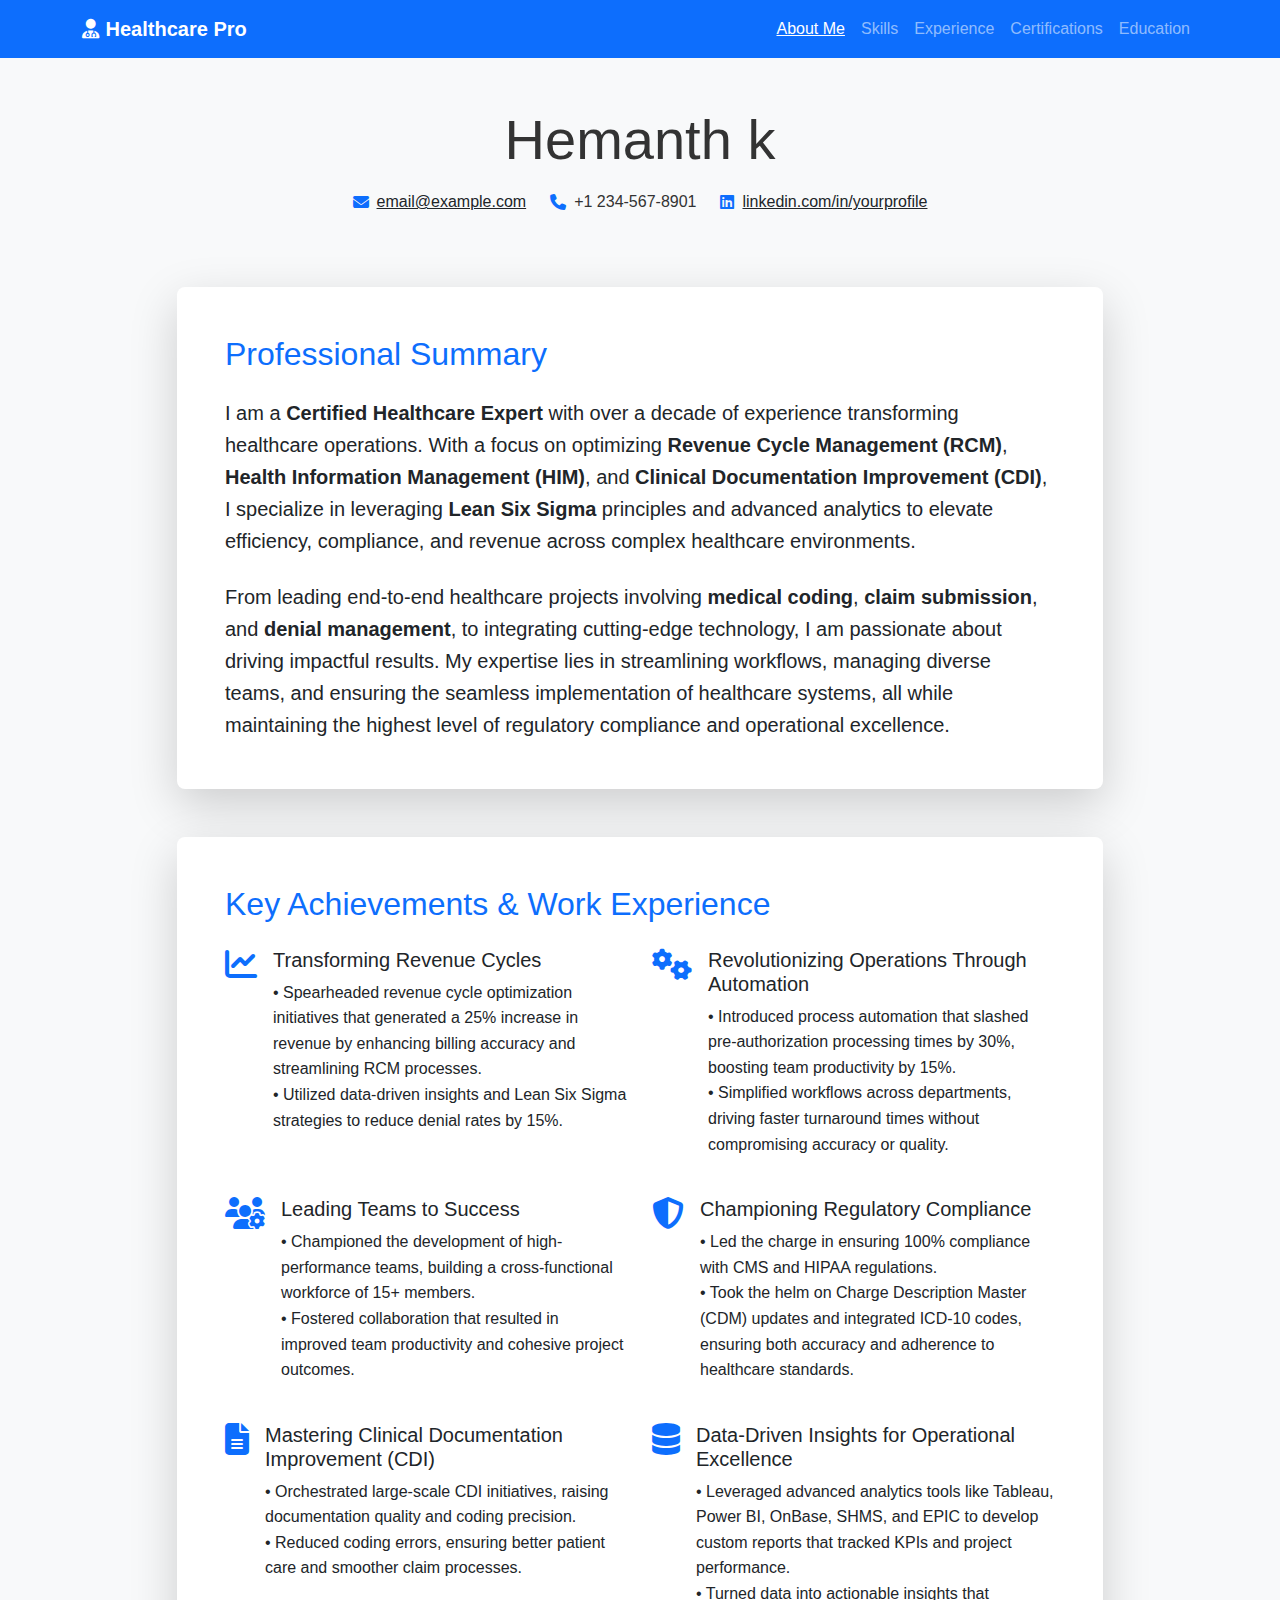
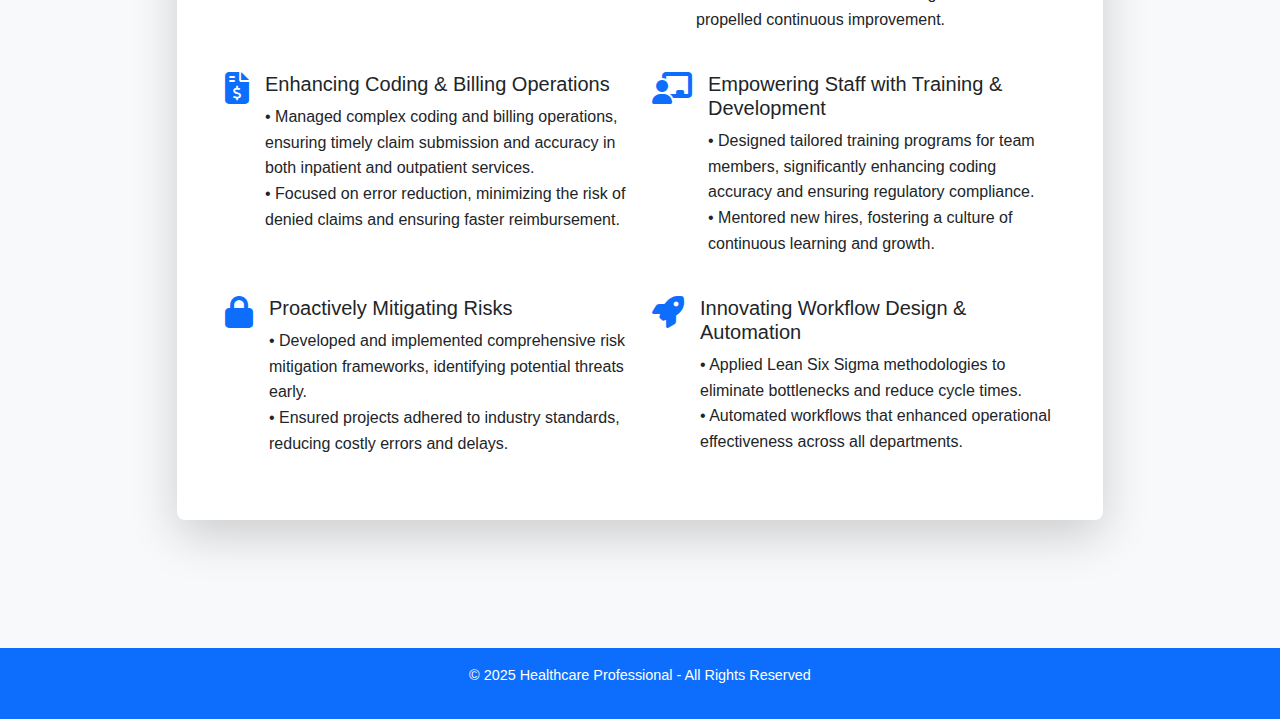
<file: index.html>
<!DOCTYPE html>
  <html lang="en">
  <head>
    <meta charset="UTF-8" />
    <meta name="viewport" content="width=device-width, initial-scale=1" />
    <title>About Me - Healthcare Professional</title>
    <!-- Bootstrap CSS-->
    <link href="https://cdn.jsdelivr.net/npm/bootstrap@5.3.0/dist/css/bootstrap.min.css" rel="stylesheet" />
    <!-- Font Awesome -->
    <link rel="stylesheet" href="https://cdnjs.cloudflare.com/ajax/libs/font-awesome/6.4.0/css/all.min.css" />
    <!-- Custom CSS -->
    <link rel="stylesheet" href="styles.css" />
  </head>
  <body>
    <!-- Navbar -->
    <nav class="navbar navbar-expand-lg navbar-dark bg-primary sticky-top">
      <div class="container">
        <a class="navbar-brand" href="index.html"><i class="fas fa-user-md"></i> Healthcare Pro</a>
        <button class="navbar-toggler" type="button" data-bs-toggle="collapse" data-bs-target="#navbarNav" 
                aria-controls="navbarNav" aria-expanded="false" aria-label="Toggle navigation">
          <span class="navbar-toggler-icon"></span>
        </button>
        <div class="collapse navbar-collapse justify-content-end" id="navbarNav">
          <ul class="navbar-nav">
            <li class="nav-item"><a class="nav-link active" href="index.html">About Me</a></li>
            <li class="nav-item"><a class="nav-link" href="skills.html">Skills</a></li>
            <li class="nav-item"><a class="nav-link" href="experience.html">Experience</a></li>
            <li class="nav-item"><a class="nav-link" href="certifications.html">Certifications</a></li>
            <li class="nav-item"><a class="nav-link" href="education.html">Education</a></li>
          </ul>
        </div>
      </div>
    </nav> 
  
    <!-- Main Content -->
    <main class="container my-5">
      <!-- Header Section -->
      <div class="row justify-content-center mb-5">
        <div class="col-lg-10 text-center">
          <div class="mb-4">
            <h1 class="display-4 mb-3">Hemanth k</h1>
            <div class="d-flex flex-wrap justify-content-center gap-4">
              <div class="d-flex align-items-center">
                <i class="fas fa-envelope me-2 text-primary"></i>
                <a href="mailto:email@example.com" class="text-dark">email@example.com</a>
              </div>
              <div class="d-flex align-items-center">
                <i class="fas fa-phone me-2 text-primary"></i>
                <span>+1 234-567-8901</span>
              </div>
              <div class="d-flex align-items-center">
                <i class="fab fa-linkedin me-2 text-primary"></i>
                <a href="https://www.linkedin.com/in/yourprofile" target="_blank" class="text-dark">linkedin.com/in/yourprofile</a>
              </div>
            </div>
          </div>
        </div>
      </div>
  
      <!-- Professional Summary Section -->
      <div class="row justify-content-center">
        <div class="col-lg-10">
          <div class="card border-0 shadow-lg">
            <div class="card-body p-5">
              <h2 class="mb-4 text-primary">Professional Summary</h2>
              <div class="lead">
                <p class="mb-4">
                    I am a <strong>Certified Healthcare Expert</strong> with over a decade of experience transforming healthcare operations. With a focus on optimizing <strong>Revenue Cycle Management (RCM)</strong>, <strong>Health Information Management (HIM)</strong>, and <strong>Clinical Documentation Improvement (CDI)</strong>, I specialize in leveraging <strong>Lean Six Sigma</strong> principles and advanced analytics to elevate efficiency, compliance, and revenue across complex healthcare environments.
                  </p>
                  <p class="mb-0">
                    From leading end-to-end healthcare projects involving <strong>medical coding</strong>, <strong>claim submission</strong>, and <strong>denial management</strong>, to integrating cutting-edge technology, I am passionate about driving impactful results. My expertise lies in streamlining workflows, managing diverse teams, and ensuring the seamless implementation of healthcare systems, all while maintaining the highest level of regulatory compliance and operational excellence.
                  </p>
                  
              </div>
            </div>
          </div>
        </div>
      </div>
  
      <!-- Key Achievements & Work Experience Section -->
      <div class="row justify-content-center mt-5">
        <div class="col-lg-10">
          <div class="card border-0 shadow-lg mb-5">
            <div class="card-body p-5">
              <h2 class="mb-4 text-primary">Key Achievements & Work Experience</h2>
              <div class="row g-4">
                <!-- Achievement 1 -->
                <div class="col-md-6">
                  <div class="d-flex">
                    <div class="me-3 text-primary">
                      <i class="fas fa-chart-line fa-2x"></i>
                    </div>
                    <div>
                      <h5>Transforming Revenue Cycles</h5>
                      <ul class="list-unstyled">
                        <li>• Spearheaded revenue cycle optimization initiatives that generated a 25% increase in revenue by enhancing billing accuracy and streamlining RCM processes.</li>
                        <li>• Utilized data-driven insights and Lean Six Sigma strategies to reduce denial rates by 15%.</li>
                      </ul>
                    </div>
                  </div>
                </div>
  
                <!-- Achievement 2 -->
                <div class="col-md-6">
                  <div class="d-flex">
                    <div class="me-3 text-primary">
                      <i class="fas fa-cogs fa-2x"></i>
                    </div>
                    <div>
                      <h5>Revolutionizing Operations Through Automation</h5>
                      <ul class="list-unstyled">
                        <li>• Introduced process automation that slashed pre-authorization processing times by 30%, boosting team productivity by 15%.</li>
                        <li>• Simplified workflows across departments, driving faster turnaround times without compromising accuracy or quality.</li>
                      </ul>
                    </div>
                  </div>
                </div>
  
                <!-- Achievement 3 -->
                <div class="col-md-6">
                  <div class="d-flex">
                    <div class="me-3 text-primary">
                      <i class="fas fa-users-cog fa-2x"></i>
                    </div>
                    <div>
                      <h5>Leading Teams to Success</h5>
                      <ul class="list-unstyled">
                        <li>• Championed the development of high-performance teams, building a cross-functional workforce of 15+ members.</li>
                        <li>• Fostered collaboration that resulted in improved team productivity and cohesive project outcomes.</li>
                      </ul>
                    </div>
                  </div>
                </div>
  
                <!-- Achievement 4 -->
                <div class="col-md-6">
                  <div class="d-flex">
                    <div class="me-3 text-primary">
                      <i class="fas fa-shield-alt fa-2x"></i>
                    </div>
                    <div>
                      <h5>Championing Regulatory Compliance</h5>
                      <ul class="list-unstyled">
                        <li>• Led the charge in ensuring 100% compliance with CMS and HIPAA regulations.</li>
                        <li>• Took the helm on Charge Description Master (CDM) updates and integrated ICD-10 codes, ensuring both accuracy and adherence to healthcare standards.</li>
                      </ul>
                    </div>
                  </div>
                </div>
  
                <!-- Achievement 5 -->
                <div class="col-md-6">
                  <div class="d-flex">
                    <div class="me-3 text-primary">
                      <i class="fas fa-file-alt fa-2x"></i>
                    </div>
                    <div>
                      <h5>Mastering Clinical Documentation Improvement (CDI)</h5>
                      <ul class="list-unstyled">
                        <li>• Orchestrated large-scale CDI initiatives, raising documentation quality and coding precision.</li>
                        <li>• Reduced coding errors, ensuring better patient care and smoother claim processes.</li>
                      </ul>
                    </div>
                  </div>
                </div>
  
                <!-- Achievement 6 -->
                <div class="col-md-6">
                  <div class="d-flex">
                    <div class="me-3 text-primary">
                      <i class="fas fa-database fa-2x"></i>
                    </div>
                    <div>
                      <h5>Data-Driven Insights for Operational Excellence</h5>
                      <ul class="list-unstyled">
                        <li>• Leveraged advanced analytics tools like Tableau, Power BI, OnBase, SHMS, and EPIC to develop custom reports that tracked KPIs and project performance.</li>
                        <li>• Turned data into actionable insights that propelled continuous improvement.</li>
                      </ul>
                    </div>
                  </div>
                </div>
  
                <!-- Achievement 7 -->
                <div class="col-md-6">
                  <div class="d-flex">
                    <div class="me-3 text-primary">
                      <i class="fas fa-file-invoice-dollar fa-2x"></i>
                    </div>
                    <div>
                      <h5>Enhancing Coding & Billing Operations</h5>
                      <ul class="list-unstyled">
                        <li>• Managed complex coding and billing operations, ensuring timely claim submission and accuracy in both inpatient and outpatient services.</li>
                        <li>• Focused on error reduction, minimizing the risk of denied claims and ensuring faster reimbursement.</li>
                      </ul>
                    </div>
                  </div>
                </div>
  
                <!-- Achievement 8 -->
                <div class="col-md-6">
                  <div class="d-flex">
                    <div class="me-3 text-primary">
                      <i class="fas fa-chalkboard-teacher fa-2x"></i>
                    </div>
                    <div>
                      <h5>Empowering Staff with Training & Development</h5>
                      <ul class="list-unstyled">
                        <li>• Designed tailored training programs for team members, significantly enhancing coding accuracy and ensuring regulatory compliance.</li>
                        <li>• Mentored new hires, fostering a culture of continuous learning and growth.</li>
                      </ul>
                    </div>
                  </div>
                </div>
  
                <!-- Achievement 9 -->
                <div class="col-md-6">
                  <div class="d-flex">
                    <div class="me-3 text-primary">
                      <i class="fas fa-lock fa-2x"></i>
                    </div>
                    <div>
                      <h5>Proactively Mitigating Risks</h5>
                      <ul class="list-unstyled">
                        <li>• Developed and implemented comprehensive risk mitigation frameworks, identifying potential threats early.</li>
                        <li>• Ensured projects adhered to industry standards, reducing costly errors and delays.</li>
                      </ul>
                    </div>
                  </div>
                </div>
  
                <!-- Achievement 10 -->
                <div class="col-md-6">
                  <div class="d-flex">
                    <div class="me-3 text-primary">
                      <i class="fas fa-rocket fa-2x"></i>
                    </div>
                    <div>
                      <h5>Innovating Workflow Design & Automation</h5>
                      <ul class="list-unstyled">
                        <li>• Applied Lean Six Sigma methodologies to eliminate bottlenecks and reduce cycle times.</li>
                        <li>• Automated workflows that enhanced operational effectiveness across all departments.</li>
                      </ul>
                    </div>
                  </div>
                </div>
  
              </div>
            </div>
          </div>
        </div>
      </div>
    </main>
  
    <!-- Footer -->
    <footer class="bg-primary text-white text-center py-3">
      <p>© 2025 Healthcare Professional - All Rights Reserved</p>
    </footer>
  
    <!-- Bootstrap JS & Popper -->
    <script src="https://cdn.jsdelivr.net/npm/bootstrap@5.3.0/dist/js/bootstrap.bundle.min.js"></script>
  </body>
  </html>
</file>
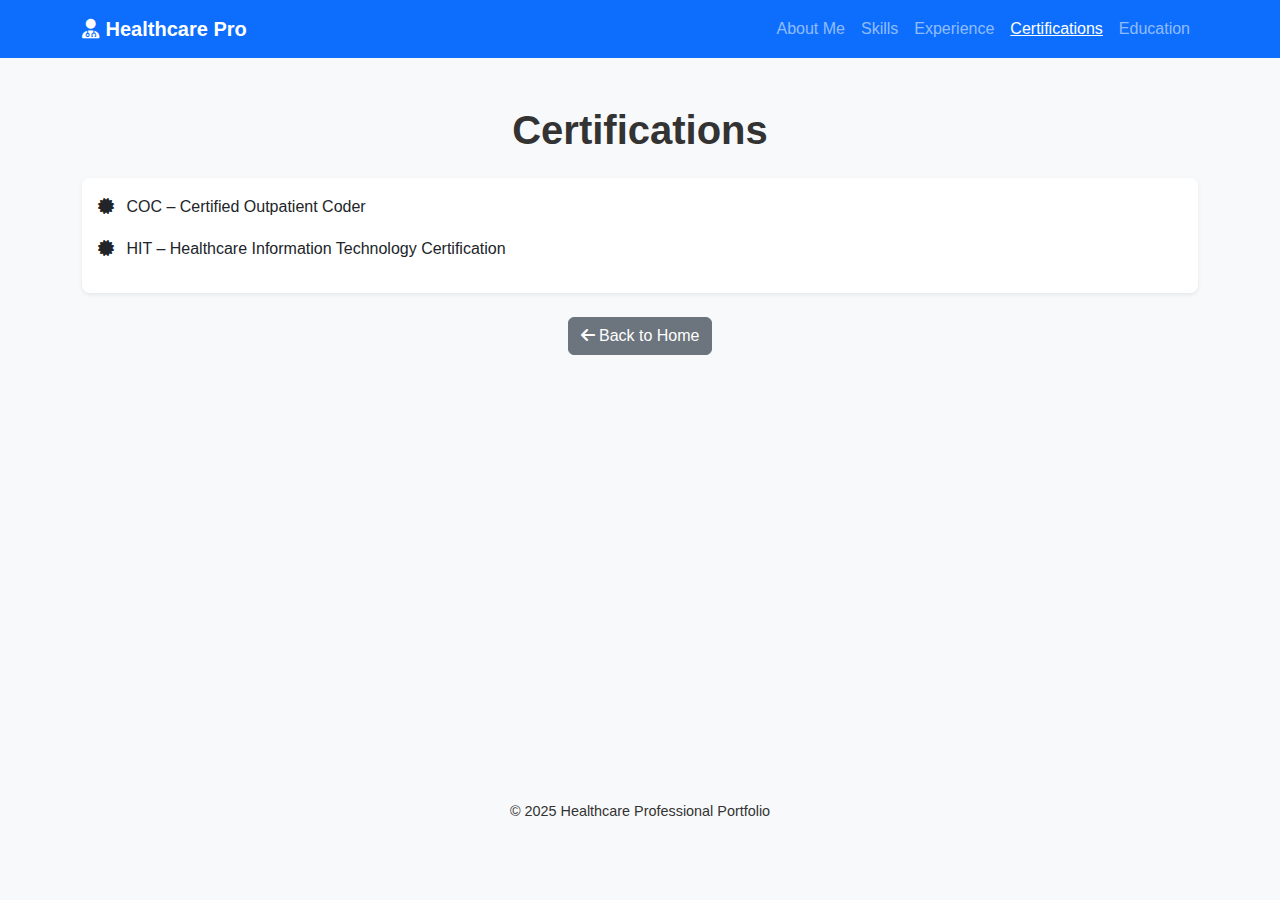
<file: certifications.html>
<!DOCTYPE html>
<html lang="en">
<head>
  <meta charset="UTF-8" />
  <meta name="viewport" content="width=device-width, initial-scale=1" />
  <title>Certifications - Healthcare Professional</title>
  <!-- Bootstrap CSS -->
  <link href="https://cdn.jsdelivr.net/npm/bootstrap@5.3.0/dist/css/bootstrap.min.css" rel="stylesheet" />
  <!-- Font Awesome -->
  <link rel="stylesheet" href="https://cdnjs.cloudflare.com/ajax/libs/font-awesome/6.4.0/css/all.min.css" />
  <!-- Custom CSS -->
  <link rel="stylesheet" href="styles.css" />
</head>
<body>
  <!-- Navbar -->
  <nav class="navbar navbar-expand-lg navbar-dark bg-primary sticky-top">
    <div class="container">
      <a class="navbar-brand" href="index.html"><i class="fas fa-user-md"></i> Healthcare Pro</a>
      <button class="navbar-toggler" type="button" data-bs-toggle="collapse" data-bs-target="#navbarNav" 
              aria-controls="navbarNav" aria-expanded="false" aria-label="Toggle navigation">
        <span class="navbar-toggler-icon"></span>
      </button>
      <div class="collapse navbar-collapse justify-content-end" id="navbarNav">
        <ul class="navbar-nav">
          <li class="nav-item"><a class="nav-link" href="index.html">About Me</a></li>
          <li class="nav-item"><a class="nav-link" href="skills.html">Skills</a></li>
          <li class="nav-item"><a class="nav-link" href="experience.html">Experience</a></li>
          <li class="nav-item"><a class="nav-link active" href="certifications.html">Certifications</a></li>
          <li class="nav-item"><a class="nav-link" href="education.html">Education</a></li>
        </ul>
      </div>
    </div>
  </nav>

  <!-- Main Content -->
  <main class="container my-5">
    <h1 class="text-center mb-4">Certifications</h1>
    <div class="card shadow-sm">
      <div class="card-body">
        <ul class="list-unstyled">
          <li><i class="fas fa-certificate me-2"></i> COC – Certified Outpatient Coder</li>
          <li class="mt-3"><i class="fas fa-certificate me-2"></i> HIT – Healthcare Information Technology Certification</li>
          <!-- Add additional certifications as needed -->
        </ul>
      </div>
    </div>
    <div class="text-center mt-4">
      <a href="index.html" class="btn btn-secondary"><i class="fas fa-arrow-left"></i> Back to Home</a>
    </div>
  </main>

  <!-- Footer -->
  <footer class="bg-light text-center py-3">
    <p class="mb-0">&copy; 2025 Healthcare Professional Portfolio</p>
  </footer>

  <!-- Bootstrap JS Bundle -->
  <script src="https://cdn.jsdelivr.net/npm/bootstrap@5.3.0/dist/js/bootstrap.bundle.min.js"></script>
</body>
</html>
</file>
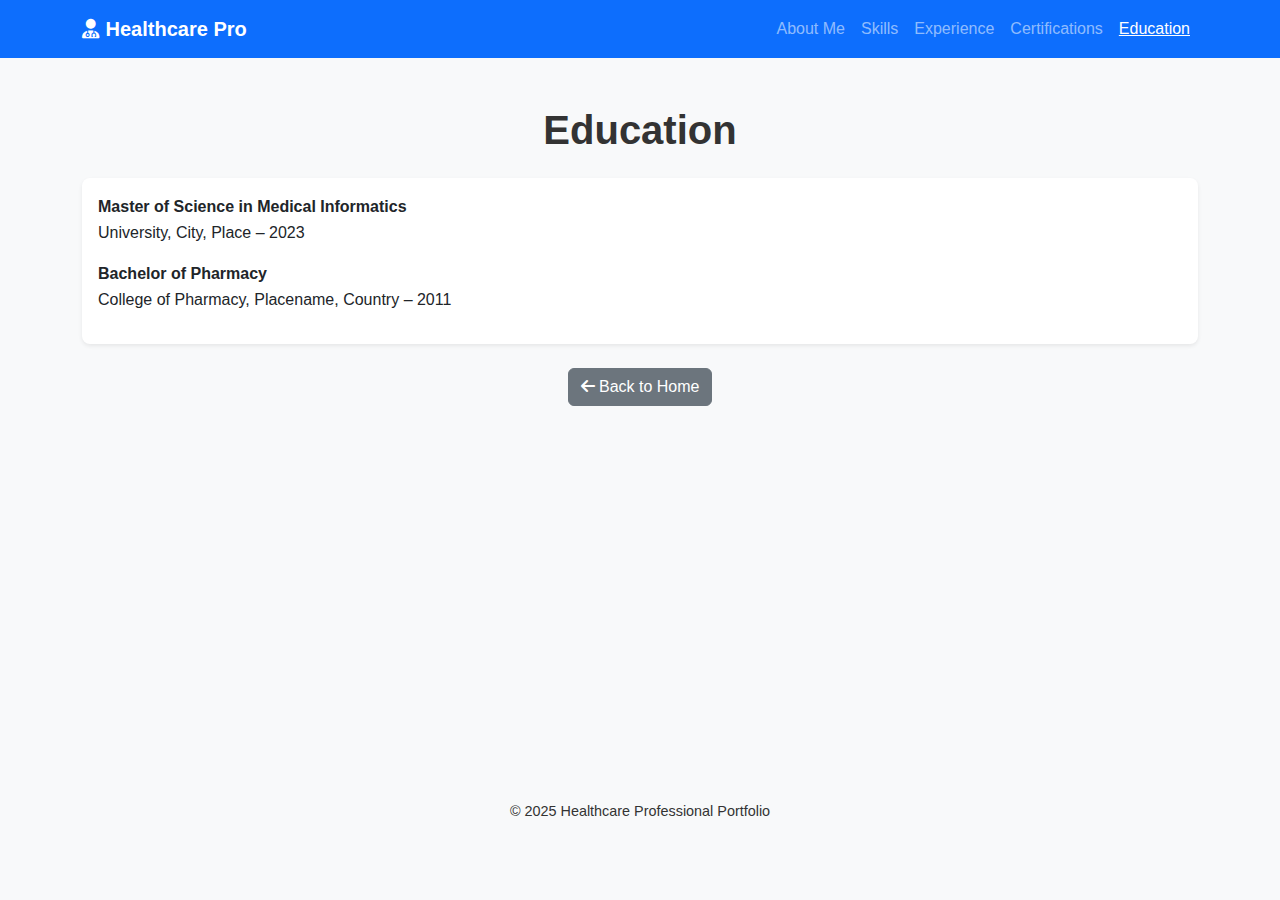
<file: education.html>
<!DOCTYPE html>
<html lang="en">
<head>
  <meta charset="UTF-8" />
  <meta name="viewport" content="width=device-width, initial-scale=1" />
  <title>Education - Healthcare Professional</title>
  <!-- Bootstrap CSS -->
  <link href="https://cdn.jsdelivr.net/npm/bootstrap@5.3.0/dist/css/bootstrap.min.css" rel="stylesheet" />
  <!-- Font Awesome -->
  <link rel="stylesheet" href="https://cdnjs.cloudflare.com/ajax/libs/font-awesome/6.4.0/css/all.min.css" />
  <!-- Custom CSS -->
  <link rel="stylesheet" href="styles.css" />
</head>
<body>
  <!-- Navbar -->
  <nav class="navbar navbar-expand-lg navbar-dark bg-primary sticky-top">
    <div class="container">
      <a class="navbar-brand" href="index.html"><i class="fas fa-user-md"></i> Healthcare Pro</a>
      <button class="navbar-toggler" type="button" data-bs-toggle="collapse" data-bs-target="#navbarNav" 
              aria-controls="navbarNav" aria-expanded="false" aria-label="Toggle navigation">
        <span class="navbar-toggler-icon"></span>
      </button>
      <div class="collapse navbar-collapse justify-content-end" id="navbarNav">
        <ul class="navbar-nav">
          <li class="nav-item"><a class="nav-link" href="index.html">About Me</a></li>
          <li class="nav-item"><a class="nav-link" href="skills.html">Skills</a></li>
          <li class="nav-item"><a class="nav-link" href="experience.html">Experience</a></li>
          <li class="nav-item"><a class="nav-link" href="certifications.html">Certifications</a></li>
          <li class="nav-item"><a class="nav-link active" href="education.html">Education</a></li>
        </ul>
      </div>
    </div>
  </nav>

  <!-- Main Content -->
  <main class="container my-5">
    <h1 class="text-center mb-4">Education</h1>
    <div class="card shadow-sm">
      <div class="card-body">
        <ul class="list-unstyled">
          <li>
            <strong>Master of Science in Medical Informatics</strong><br />
            University, City, Place – 2023
          </li>
          <li class="mt-3">
            <strong>Bachelor of Pharmacy</strong><br />
            College of Pharmacy, Placename, Country – 2011
          </li>
        </ul>
      </div>
    </div>
    <div class="text-center mt-4">
      <a href="index.html" class="btn btn-secondary"><i class="fas fa-arrow-left"></i> Back to Home</a>
    </div>
  </main>

  <!-- Footer -->
  <footer class="bg-light text-center py-3">
    <p class="mb-0">&copy; 2025 Healthcare Professional Portfolio</p>
  </footer>

  <!-- Bootstrap JS Bundle -->
  <script src="https://cdn.jsdelivr.net/npm/bootstrap@5.3.0/dist/js/bootstrap.bundle.min.js"></script>
</body>
</html>
</file>
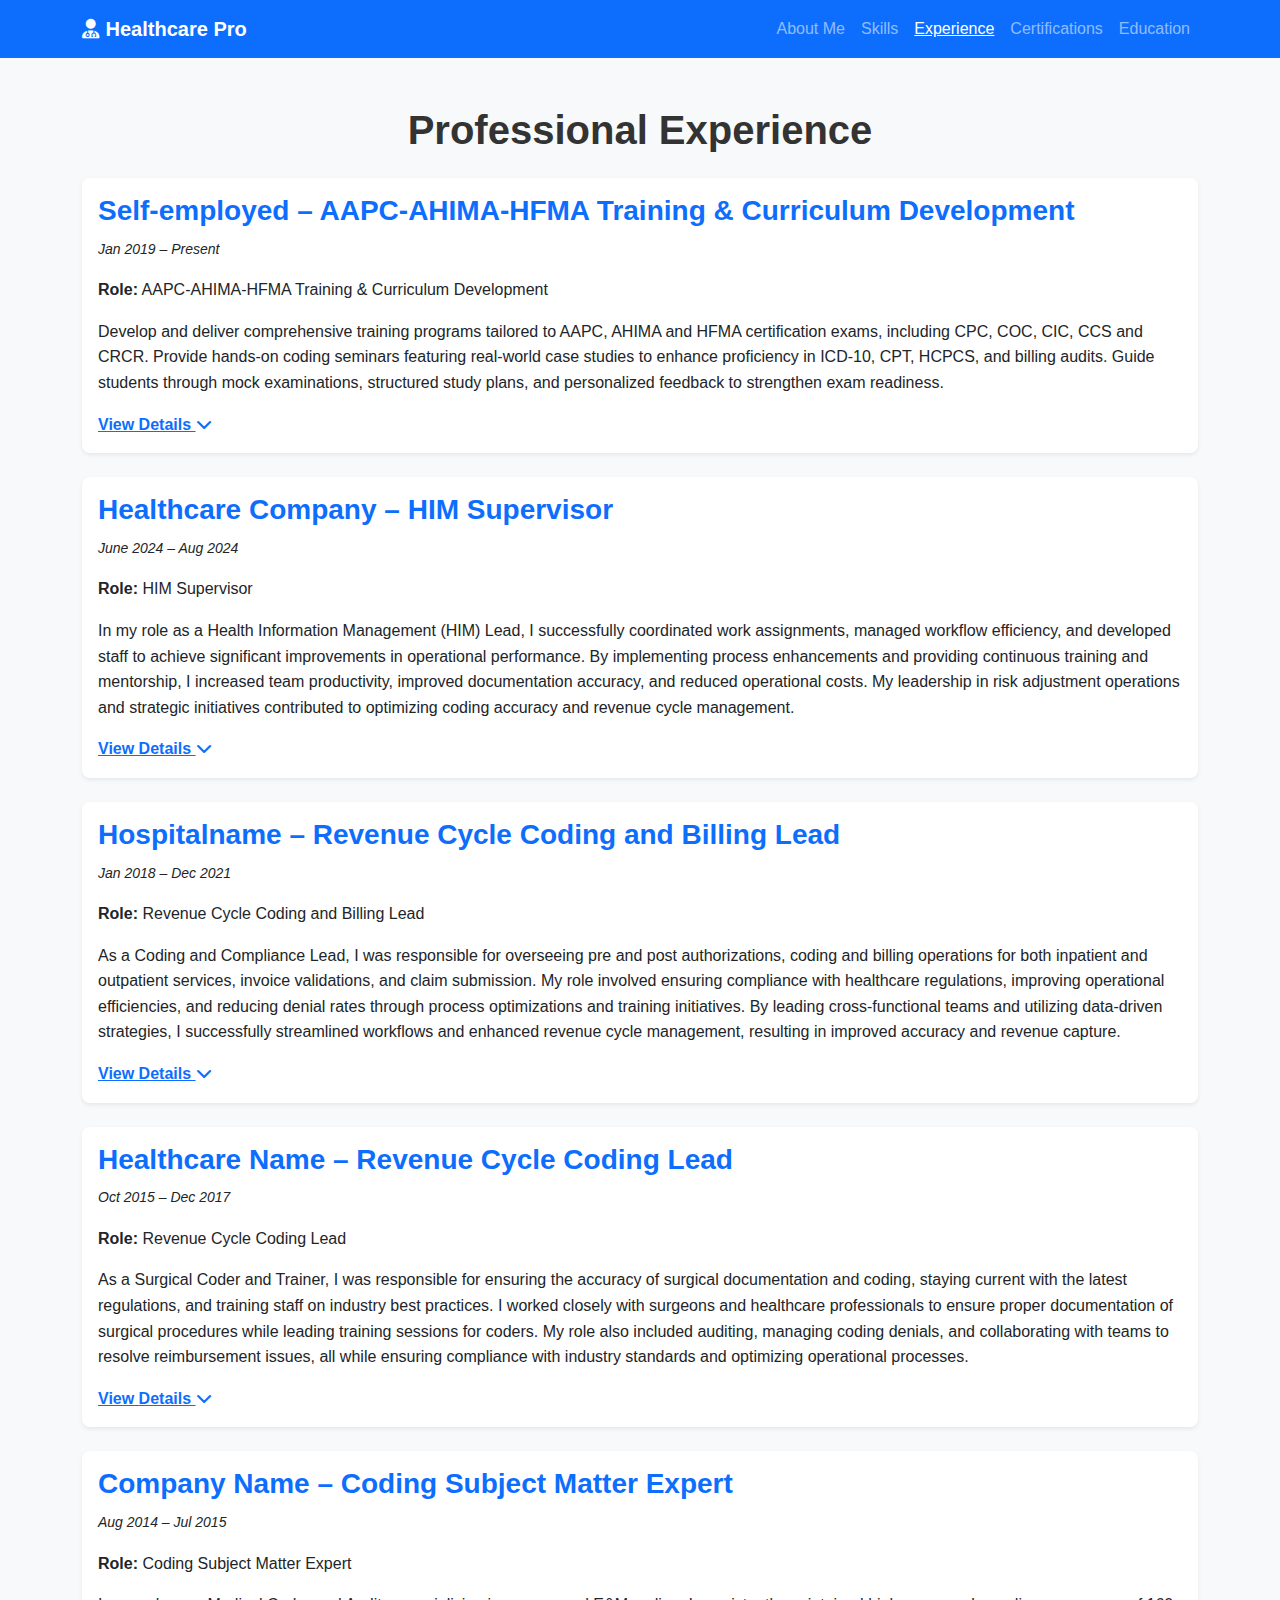
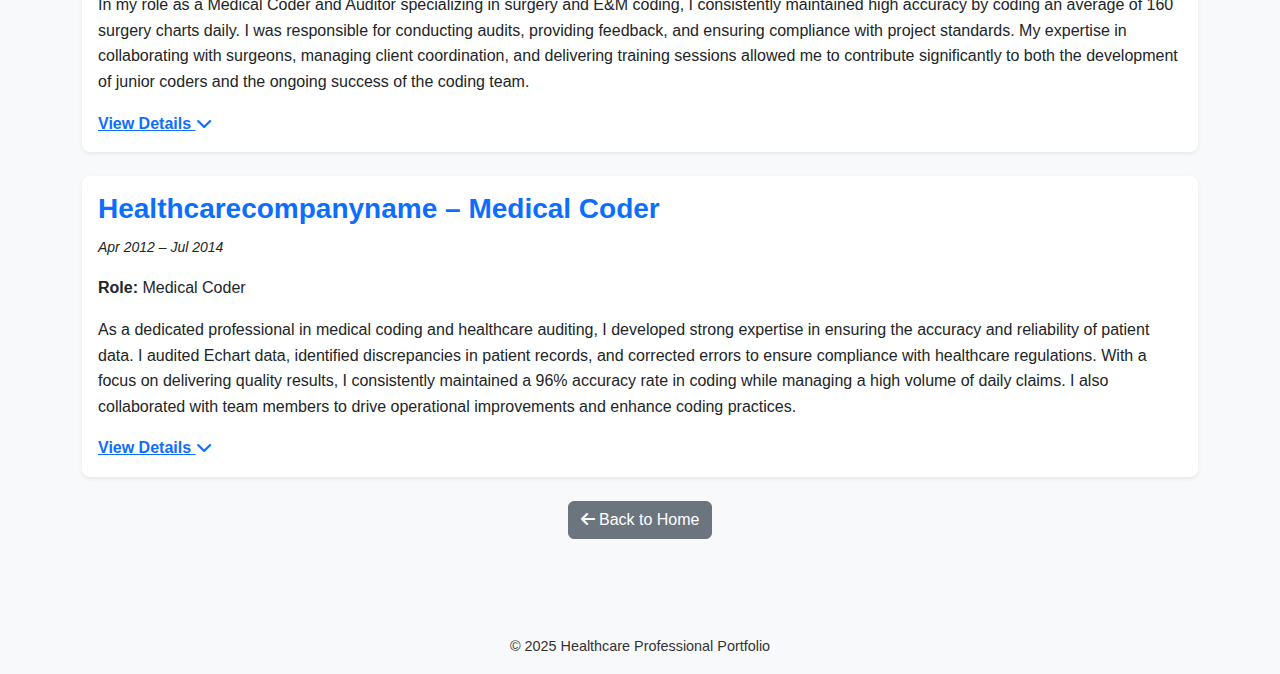
<file: experience.html>
<!DOCTYPE html>
<html lang="en">
<head>
  <meta charset="UTF-8" />
  <meta name="viewport" content="width=device-width, initial-scale=1" />
  <title>Experience - Healthcare Professional</title>
  <!-- Bootstrap CSS -->
  <link href="https://cdn.jsdelivr.net/npm/bootstrap@5.3.0/dist/css/bootstrap.min.css" rel="stylesheet" />
  <!-- Font Awesome -->
  <link rel="stylesheet" href="https://cdnjs.cloudflare.com/ajax/libs/font-awesome/6.4.0/css/all.min.css" />
  <!-- Custom CSS -->
  <link rel="stylesheet" href="styles.css" />
  <style>
    /* Additional custom styling for a creative touch */
    .card-title {
      color: #0d6efd;
      font-weight: bold;
    }
    .card-text small {
      font-style: italic;
    }
    .list-icon li::before {
      content: "\f00c"; /* Font Awesome check icon */
      font-family: "Font Awesome 6 Free";
      font-weight: 900;
      margin-right: 8px;
      color: #0d6efd;
    }
    .collapse-button {
      cursor: pointer;
      color: #0d6efd;
      font-weight: bold;
    }
    .collapse-button:hover {
      text-decoration: underline;
    }
  </style>
</head>
<body>
  <!-- Navbar -->
  <nav class="navbar navbar-expand-lg navbar-dark bg-primary sticky-top">
    <div class="container">
      <a class="navbar-brand" href="index.html"><i class="fas fa-user-md"></i> Healthcare Pro</a>
      <button class="navbar-toggler" type="button" data-bs-toggle="collapse" data-bs-target="#navbarNav" 
              aria-controls="navbarNav" aria-expanded="false" aria-label="Toggle navigation">
        <span class="navbar-toggler-icon"></span>
      </button>
      <div class="collapse navbar-collapse justify-content-end" id="navbarNav">
        <ul class="navbar-nav">
          <li class="nav-item"><a class="nav-link" href="index.html">About Me</a></li>
          <li class="nav-item"><a class="nav-link" href="skills.html">Skills</a></li>
          <li class="nav-item"><a class="nav-link active" href="experience.html">Experience</a></li>
          <li class="nav-item"><a class="nav-link" href="certifications.html">Certifications</a></li>
          <li class="nav-item"><a class="nav-link" href="education.html">Education</a></li>
        </ul>
      </div>
    </div>
  </nav>

  <!-- Main Content -->
  <main class="container my-5">
    <h1 class="text-center mb-4">Professional Experience</h1>
    
    <!-- Experience Card 1: Self-employed -->
    <div class="card mb-4 shadow-sm">
      <div class="card-body">
        <h3 class="card-title">Self-employed – AAPC-AHIMA-HFMA Training &amp; Curriculum Development</h3>
        <p class="card-text"><small>Jan 2019 – Present</small></p>
        <p><strong>Role:</strong> AAPC-AHIMA-HFMA Training &amp; Curriculum Development</p>
        <p>Develop and deliver comprehensive training programs tailored to AAPC, AHIMA and HFMA certification exams, including CPC, COC, CIC, CCS and CRCR. Provide hands-on coding seminars featuring real-world case studies to enhance proficiency in ICD-10, CPT, HCPCS, and billing audits. Guide students through mock examinations, structured study plans, and personalized feedback to strengthen exam readiness.</p>
        <a class="collapse-button" data-bs-toggle="collapse" href="#collapseSelf" role="button" aria-expanded="false" aria-controls="collapseSelf">
          View Details <i class="fas fa-chevron-down"></i>
        </a>
        <div class="collapse mt-3" id="collapseSelf">
          <ul class="list-icon">
            <li>Train students on industry-leading EHR systems like Epic and Cerner, as well as coding tools such as 3M and Encoder Pro, to improve efficiency.</li>
            <li>Instruct healthcare professionals on revenue cycle management, documentation optimization, and coding accuracy to minimize claim rejections.</li>
            <li>Facilitate webinars, coding boot camps, and seminars on trending topics, including CDI and revenue cycle management, to ensure industry relevance.</li>
            <li>Provide ongoing education for certified professionals to maintain compliance with updated CMS, AMA, and other regulatory guidelines.</li>
            <li>Consult with healthcare organizations to ensure coding practices align with HIPAA and other regulatory requirements.</li>
            <li>Mentor aspiring coders and healthcare professionals with career guidance, resume critiques, and interview preparation for career advancement.</li>
            <li>Offer individualized mentorship and group study sessions to address unique learning needs and boost certification success rates.</li>
            <li>Support certified professionals with ongoing education to stay compliant with evolving regulations and coding standards.</li>
          </ul>
          <p><strong>Environment:</strong> HIM, Staff Coordination and Task Assignment, Workflow Management and Process Optimization, Staff Training and Development, Quality Assurance and Compliance, Risk Adjustment Coding (HCC, RA), Revenue Cycle Management, Operational Analysis and Reporting, KPI Development, Project Management and Leadership, Documentation Improvement Strategies, Data-Driven Decision Making, Staff Scheduling and PTO Management.</p>
        </div>
      </div>
    </div>

    <!-- Experience Card 2: Healthcare Company – HIM Supervisor -->
    <div class="card mb-4 shadow-sm">
      <div class="card-body">
        <h3 class="card-title">Healthcare Company – HIM Supervisor</h3>
        <p class="card-text"><small>June 2024 – Aug 2024</small></p>
        <p><strong>Role:</strong> HIM Supervisor</p>
        <p>In my role as a Health Information Management (HIM) Lead, I successfully coordinated work assignments, managed workflow efficiency, and developed staff to achieve significant improvements in operational performance. By implementing process enhancements and providing continuous training and mentorship, I increased team productivity, improved documentation accuracy, and reduced operational costs. My leadership in risk adjustment operations and strategic initiatives contributed to optimizing coding accuracy and revenue cycle management.</p>
        <a class="collapse-button" data-bs-toggle="collapse" href="#collapseHIM" role="button" aria-expanded="false" aria-controls="collapseHIM">
          View Details <i class="fas fa-chevron-down"></i>
        </a>
        <div class="collapse mt-3" id="collapseHIM">
          <ul class="list-icon">
            <li>Assigned tasks to staff, ensuring timely processing and alignment with departmental goals.</li>
            <li>Monitored workload distribution, optimizing prioritization and increasing processing speed by 10%.</li>
            <li>Coordinated daily work plans with the Site Manager to emphasize productivity and quality in chart analysis and information release.</li>
            <li>Implemented process improvements that led to a 12% increase in overall productivity.</li>
            <li>Established performance expectations and provided coaching to staff through one-on-one and team meetings.</li>
            <li>Enhanced staff development, resulting in a 15% improvement in performance and retention rates.</li>
            <li>Conducted quality checks on ROI, scanning, analysis, and birth registry processes to ensure departmental compliance.</li>
            <li>Improved documentation accuracy by 8% through rigorous quality assurance checks.</li>
            <li>Performed audits and workflow studies to improve process efficiency by 10%.</li>
            <li>Worked with the HIM Site Manager to develop and revise standard work practices, improving consistency by 7%.</li>
            <li>Led workgroups and special projects, achieving a 13% improvement in team performance and project outcomes.</li>
            <li>Managed staff schedules and PTO requests to maintain operational efficiency, reducing staffing conflicts and overtime costs by 5%.</li>
            <li>Generated and submitted monthly and weekly reports to improve data-driven decision-making by 10%.</li>
            <li>Participated in leadership meetings, contributing to a 10% improvement in key initiatives.</li>
            <li>Supervised the team, overseeing daily operations for accuracy and efficiency.</li>
            <li>Developed workflows to enhance prep, scan, index, and QA processes, improving risk adjustment practices.</li>
            <li>Applied expertise in HCC and RA methodologies to support accurate risk scoring.</li>
            <li>Mentored staff on best practices, resulting in a 15% increase in accuracy and a 12% boost in productivity.</li>
            <li>Conducted regular audits and performance reviews to improve team performance.</li>
            <li>Collaborated with the Value-Based Care team to identify documentation improvement opportunities and optimize revenue cycle management.</li>
            <li>Developed KPIs for risk and implemented action plans to address performance challenges.</li>
          </ul>
          <p><strong>Environment:</strong> Health Information Management (HIM), Staff Coordination and Task Assignment, Workflow Management and Process Optimization, Staff Training and Development, Quality Assurance and Compliance, Revenue Cycle Management, Operational Analysis and Reporting, Key Performance Indicator (KPI) Development, Project Management and Leadership, Documentation Improvement Strategies, Data-Driven Decision Making, Staff Scheduling and PTO Management.</p>
        </div>
      </div>
    </div>

    <!-- Experience Card 3: Hospitalname – Revenue Cycle Coding and Billing Lead -->
    <div class="card mb-4 shadow-sm">
      <div class="card-body">
        <h3 class="card-title">Hospitalname – Revenue Cycle Coding and Billing Lead</h3>
        <p class="card-text"><small>Jan 2018 – Dec 2021</small></p>
        <p><strong>Role:</strong> Revenue Cycle Coding and Billing Lead</p>
        <p>As a Coding and Compliance Lead, I was responsible for overseeing pre and post authorizations, coding and billing operations for both inpatient and outpatient services, invoice validations, and claim submission. My role involved ensuring compliance with healthcare regulations, improving operational efficiencies, and reducing denial rates through process optimizations and training initiatives. By leading cross-functional teams and utilizing data-driven strategies, I successfully streamlined workflows and enhanced revenue cycle management, resulting in improved accuracy and revenue capture.</p>
        <a class="collapse-button" data-bs-toggle="collapse" href="#collapseHospital" role="button" aria-expanded="false" aria-controls="collapseHospital">
          View Details <i class="fas fa-chevron-down"></i>
        </a>
        <div class="collapse mt-3" id="collapseHospital">
          <ul class="list-icon">
            <li>Managed coding and billing operations for inpatient and outpatient services, ensuring accuracy, compliance, and timely claim submission.</li>
            <li>Conducted audits to ensure coding integrity, identifying and correcting discrepancies in alignment with pre-approval guidelines.</li>
            <li>Led initiatives to streamline the insurance approval process, reducing denial rates by 15% and optimizing revenue capture.</li>
            <li>Provided training to coding staff, improving claims processing efficiency and accuracy.</li>
            <li>Oversaw daily coding operations, maintaining strict compliance and accuracy standards.</li>
            <li>Audited operations against system-generated OT lists to ensure coding precision.</li>
            <li>Verified billing accuracy by cross-referencing procedures with operative reports and addressing discrepancies.</li>
            <li>Developed and implemented streamlined insurance approval workflows to boost revenue generation.</li>
            <li>Coordinated with physicians and insurance teams to secure approvals and address modifications.</li>
            <li>Delivered EHR coding training and provided best practices guidance to enhance team proficiency.</li>
            <li>Designed and implemented process improvements to optimize revenue cycle management.</li>
            <li>Led cross-functional teams to improve claim submission workflows and billing efficiency.</li>
            <li>Directed key initiatives, including Charge Description Master (CDM) updates and Clinical Documentation Improvement (CDI) development.</li>
            <li>Coordinated data analysis efforts and translated insights into actionable strategies.</li>
            <li>Generated weekly insurance and operational reports for leadership review.</li>
            <li>Conducted performance evaluations to enhance coding operations.</li>
            <li>Prepared and presented $7M in monthly data reports, leveraging analytics to identify trends and forecast needs.</li>
            <li>Streamlined claim submission processes, improving accuracy and efficiency by 15%.</li>
            <li>Enhanced CDM update process, improving revenue cycle management by 20%.</li>
            <li>Optimized insurance approval workflows, increasing revenue generation efficiency by 25%.</li>
            <li>Improved outpatient invoicing accuracy, reducing denial rates by 5%.</li>
            <li>Developed clinical documentation improvement initiatives, boosting coding efficiency and revenue capture by 15%.</li>
            <li>Designed RCM process flows, increasing operational efficiency and revenue capture by 10%.</li>
            <li>Created technical and analytical reports for leadership review.</li>
            <li>Managed third-party billing representatives and ensured adequate workload distribution and staff coverage.</li>
            <li>Forecasted revenue, reconciled earnings with payments, and structured data for reporting.</li>
            <li>Oversaw claim submissions, denial management, and accounts receivable processes to ensure timely and accurate payment reconciliation.</li>
            <li>Maintained compliance with new coding rules through collaboration with billing departments and vendors.</li>
            <li>Set team goals, monitored progress, and guided team members to achieve departmental objectives.</li>
          </ul>
          <p><strong>Environment:</strong> Coding and Billing Operations (Inpatient/Outpatient), Compliance and Regulatory Adherence, Process Optimization and Revenue Cycle Management, Claim Submission Workflow Improvement, Auditing and Billing Accuracy Verification, Denial Management and Appeals, EHR Coding Training and Best Practices, Charge Description Master (CDM) Updates, Clinical Documentation Improvement (CDI), Data Analysis and Reporting, Financial Forecasting and Revenue Reconciliation, Project Leadership and Cross-Functional Team Coordination, Staff Training and Development, Insurance Approval Handling and Workflow Streamlining, Operational Efficiency and Process Design, Third-Party Billing Management.</p>
        </div>
      </div>
    </div>

    <!-- Experience Card 4: Healthcare Name – Revenue Cycle Coding Lead -->
    <div class="card mb-4 shadow-sm">
      <div class="card-body">
        <h3 class="card-title">Healthcare Name – Revenue Cycle Coding Lead</h3>
        <p class="card-text"><small>Oct 2015 – Dec 2017</small></p>
        <p><strong>Role:</strong> Revenue Cycle Coding Lead</p>
        <p>As a Surgical Coder and Trainer, I was responsible for ensuring the accuracy of surgical documentation and coding, staying current with the latest regulations, and training staff on industry best practices. I worked closely with surgeons and healthcare professionals to ensure proper documentation of surgical procedures while leading training sessions for coders. My role also included auditing, managing coding denials, and collaborating with teams to resolve reimbursement issues, all while ensuring compliance with industry standards and optimizing operational processes.</p>
        <a class="collapse-button" data-bs-toggle="collapse" href="#collapseSurgical" role="button" aria-expanded="false" aria-controls="collapseSurgical">
          View Details <i class="fas fa-chevron-down"></i>
        </a>
        <div class="collapse mt-3" id="collapseSurgical">
          <ul class="list-icon">
            <li>Collaborated with surgeons and healthcare professionals to ensure the accuracy of surgical procedure documentation for coding purposes.</li>
            <li>Maintained up-to-date knowledge of coding regulations and guidelines from CMS and AMA.</li>
            <li>Organized routine training sessions to enhance the expertise and proficiency of coders in surgery and E&M coding.</li>
            <li>Provided mentorship to entry-level coders, supporting their professional growth within the medical coding domain.</li>
            <li>Participated in coding department meetings to discuss challenges, share best practices, and devise innovative solutions to improve efficiency.</li>
            <li>Leveraged coding software and tools to optimize productivity and expedite the coding process.</li>
            <li>Assisted in resolving coding-related denials and appeals by providing essential documentation and supporting data.</li>
            <li>Collaborated with billing and reimbursement teams to ensure the timely and accurate submission of coded claims.</li>
            <li>Conducted periodic internal audits to ensure adherence to coding guidelines and identify potential areas for improvement.</li>
            <li>Engaged in external coding audits and assessments to demonstrate compliance with coding standards and validate quality practices.</li>
            <li>Authored surgical and E&M classifications for internal and external clients to improve understanding and implementation.</li>
            <li>Monitored industry trends and updates to anticipate changes and their impact on coding practices.</li>
            <li>Actively engaged in coding audits and assessments, showcasing adherence to industry standards.</li>
            <li>Provided insights and recommendations to improve coding methodologies and ensure compliance with evolving standards.</li>
          </ul>
          <p><strong>Environment:</strong> Surgical Documentation and Coding, E&M Coding, Coding Regulations (CMS, AMA), Coding Training and Skill Development, Staff Mentorship and Development, Process Improvement and Operational Efficiency, Denial Management and Appeals, Reimbursement and Claims Submission, Internal and External Audits, Coding Software Proficiency, Industry Engagement and Trend Monitoring, Compliance with Coding Guidelines and Standards, Documentation and Classification Creation, Problem-Solving and Innovation in Coding Practices.</p>
        </div>
      </div>
    </div>

    <!-- Experience Card 5: Company Name – Coding Subject Matter Expert -->
    <div class="card mb-4 shadow-sm">
      <div class="card-body">
        <h3 class="card-title">Company Name – Coding Subject Matter Expert</h3>
        <p class="card-text"><small>Aug 2014 – Jul 2015</small></p>
        <p><strong>Role:</strong> Coding Subject Matter Expert</p>
        <p>In my role as a Medical Coder and Auditor specializing in surgery and E&M coding, I consistently maintained high accuracy by coding an average of 160 surgery charts daily. I was responsible for conducting audits, providing feedback, and ensuring compliance with project standards. My expertise in collaborating with surgeons, managing client coordination, and delivering training sessions allowed me to contribute significantly to both the development of junior coders and the ongoing success of the coding team.</p>
        <a class="collapse-button" data-bs-toggle="collapse" href="#collapseSME" role="button" aria-expanded="false" aria-controls="collapseSME">
          View Details <i class="fas fa-chevron-down"></i>
        </a>
        <div class="collapse mt-3" id="collapseSME">
          <ul class="list-icon">
            <li>Coded 160 surgery charts daily, assigning appropriate E&M codes to claims.</li>
            <li>Conducted audits on coded claims, provided feedback, and ensured compliance with project standards.</li>
            <li>Collaborated with surgeons and healthcare professionals to ensure accurate documentation for coding purposes.</li>
            <li>Followed up with clients to receive updated guidelines and implemented changes as needed.</li>
            <li>Prepared and reviewed Key Performance Indicators (KPIs) and generated detailed management reports.</li>
            <li>Utilized coding software and tools to streamline processes and enhance productivity.</li>
            <li>Conducted regular training sessions for coders on surgery and E&M coding.</li>
            <li>Served as a subject matter expert for internal teams and external clients.</li>
            <li>Mentored junior coders, fostering professional development and expertise.</li>
            <li>Participated in external audits to ensure compliance with CMS and AMA guidelines.</li>
            <li>Stayed current with coding regulations and industry trends to anticipate changes and their impact.</li>
          </ul>
          <p><strong>Environment:</strong> Surgery and E&M Coding, Medical Coding Audits, Client Coordination and Communication, Process Management, Coding Software Proficiency, Key Performance Indicator (KPI) Reporting, Training and Mentorship, Compliance with CMS and AMA Guidelines, Industry Trend Monitoring, Healthcare Documentation Accuracy.</p>
        </div>
      </div>
    </div>

    <!-- Experience Card 6: Healthcarecompanyname – Medical Coder -->
    <div class="card mb-4 shadow-sm">
      <div class="card-body">
        <h3 class="card-title">Healthcarecompanyname – Medical Coder</h3>
        <p class="card-text"><small>Apr 2012 – Jul 2014</small></p>
        <p><strong>Role:</strong> Medical Coder</p>
        <p>As a dedicated professional in medical coding and healthcare auditing, I developed strong expertise in ensuring the accuracy and reliability of patient data. I audited Echart data, identified discrepancies in patient records, and corrected errors to ensure compliance with healthcare regulations. With a focus on delivering quality results, I consistently maintained a 96% accuracy rate in coding while managing a high volume of daily claims. I also collaborated with team members to drive operational improvements and enhance coding practices.</p>
        <a class="collapse-button" data-bs-toggle="collapse" href="#collapseCoder" role="button" aria-expanded="false" aria-controls="collapseCoder">
          View Details <i class="fas fa-chevron-down"></i>
        </a>
        <div class="collapse mt-3" id="collapseCoder">
          <ul class="list-icon">
            <li>Conduct thorough audits of Echart data to ensure accuracy and compliance with healthcare regulations.</li>
            <li>Identify and correct discrepancies in patient records, focusing on maintaining high levels of data integrity.</li>
            <li>Manage a high volume of 150 daily claims, ensuring accurate assignment of ICD-9-CM and CPT codes.</li>
            <li>Contribute to team discussions, sharing insights on best practices to improve coding accuracy and operational efficiency.</li>
            <li>Collaborate with other team members to continuously improve processes and coding standards.</li>
          </ul>
          <p><strong>Environment:</strong> Medical Coding (ICD-9-CM, CPT), Echart Data Auditing, Quality Assurance and Auditing, Healthcare Compliance, Accuracy and Error Correction, Healthcare Industry Best Practices, Multispecialty Coding, Claims Processing, Continuous Improvement, Team Collaboration.</p>
        </div>
      </div>
    </div>

    <div class="text-center">
      <a href="index.html" class="btn btn-secondary"><i class="fas fa-arrow-left"></i> Back to Home</a>
    </div>
  </main>

  <!-- Footer -->
  <footer class="bg-light text-center py-3">
    <p class="mb-0">&copy; 2025 Healthcare Professional Portfolio</p>
  </footer>

  <!-- Bootstrap JS Bundle -->
  <script src="https://cdn.jsdelivr.net/npm/bootstrap@5.3.0/dist/js/bootstrap.bundle.min.js"></script>
</body>
</html>
</file>
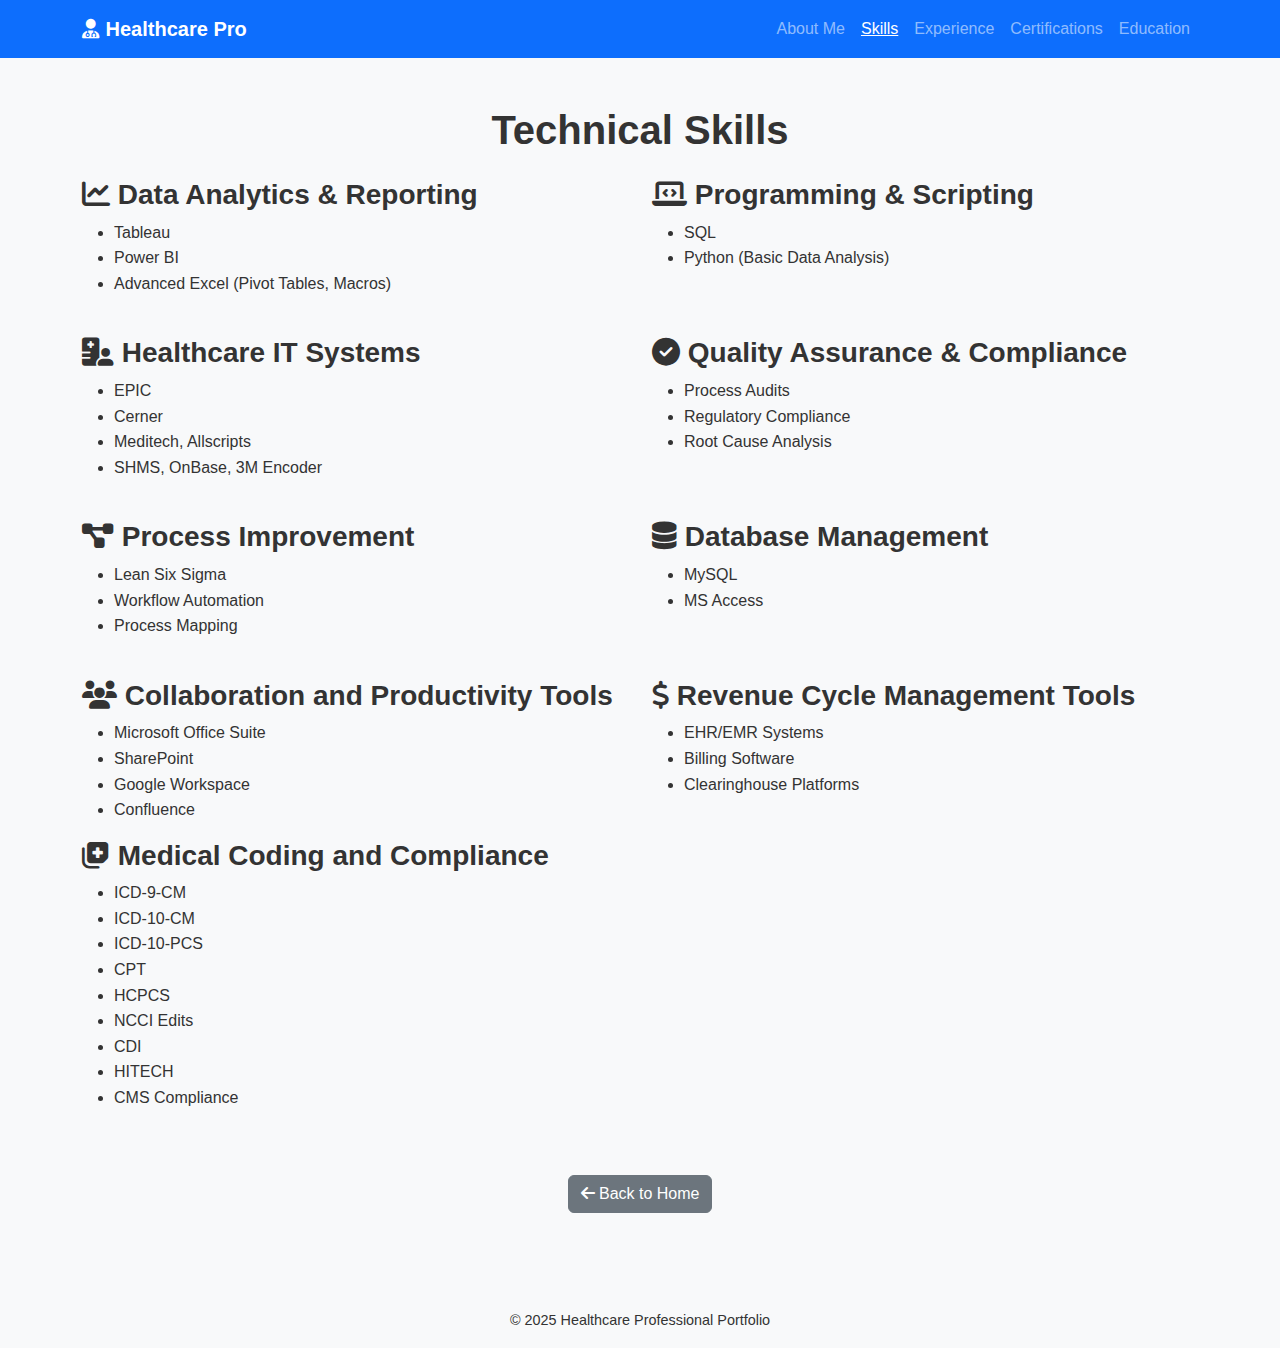
<file: skills.html>
<!DOCTYPE html>
<html lang="en">
<head>
  <meta charset="UTF-8" />
  <meta name="viewport" content="width=device-width, initial-scale=1" />
  <title>Skills - Healthcare Professional</title>
  <!-- Bootstrap CSS -->
  <link href="https://cdn.jsdelivr.net/npm/bootstrap@5.3.0/dist/css/bootstrap.min.css" rel="stylesheet" />
  <!-- Font Awesome -->
  <link rel="stylesheet" href="https://cdnjs.cloudflare.com/ajax/libs/font-awesome/6.4.0/css/all.min.css" />
  <!-- Custom CSS -->
  <link rel="stylesheet" href="styles.css" />
</head>
<body>
  <!-- Navbar -->
  <nav class="navbar navbar-expand-lg navbar-dark bg-primary sticky-top">
    <div class="container">
      <a class="navbar-brand" href="index.html"><i class="fas fa-user-md"></i> Healthcare Pro</a>
      <button class="navbar-toggler" type="button" data-bs-toggle="collapse" data-bs-target="#navbarNav" 
              aria-controls="navbarNav" aria-expanded="false" aria-label="Toggle navigation">
        <span class="navbar-toggler-icon"></span>
      </button>
      <div class="collapse navbar-collapse justify-content-end" id="navbarNav">
        <ul class="navbar-nav">
          <li class="nav-item"><a class="nav-link" href="index.html">About Me</a></li>
          <li class="nav-item"><a class="nav-link active" href="skills.html">Skills</a></li>
          <li class="nav-item"><a class="nav-link" href="experience.html">Experience</a></li>
          <li class="nav-item"><a class="nav-link" href="certifications.html">Certifications</a></li>
          <li class="nav-item"><a class="nav-link" href="education.html">Education</a></li>
        </ul>
      </div>
    </div>
  </nav>

  <!-- Main Content -->
  <main class="container my-5">
    <h1 class="text-center mb-4">Technical Skills</h1>
    <div class="row">
      <div class="col-md-6">
        <h3><i class="fas fa-chart-line"></i> Data Analytics & Reporting</h3>
        <ul>
          <li>Tableau</li>
          <li>Power BI</li>
          <li>Advanced Excel (Pivot Tables, Macros)</li>
        </ul>
      </div>
      <div class="col-md-6">
        <h3><i class="fas fa-laptop-code"></i> Programming & Scripting</h3>
        <ul>
          <li>SQL</li>
          <li>Python (Basic Data Analysis)</li>
        </ul>
      </div>
    </div>
    <div class="row mt-4">
      <div class="col-md-6">
        <h3><i class="fas fa-hospital-user"></i> Healthcare IT Systems</h3>
        <ul>
          <li>EPIC</li>
          <li>Cerner</li>
          <li>Meditech, Allscripts</li>
          <li>SHMS, OnBase, 3M Encoder</li>
        </ul>
      </div>
      <div class="col-md-6">
        <h3><i class="fas fa-check-circle"></i> Quality Assurance & Compliance</h3>
        <ul>
          <li>Process Audits</li>
          <li>Regulatory Compliance</li>
          <li>Root Cause Analysis</li>
        </ul>
      </div>
    </div>
    <div class="row mt-4">
      <div class="col-md-6">
        <h3><i class="fas fa-project-diagram"></i> Process Improvement</h3>
        <ul>
          <li>Lean Six Sigma</li>
          <li>Workflow Automation</li>
          <li>Process Mapping</li>
        </ul>
      </div>
      <div class="col-md-6">
        <h3><i class="fas fa-database"></i> Database Management</h3>
        <ul>
          <li>MySQL</li>
          <li>MS Access</li>
        </ul>
      </div>
    </div>
    <div class="row mt-4">
      <div class="col-md-6">
        <h3><i class="fas fa-users"></i> Collaboration and Productivity Tools</h3>
        <ul>
          <li>Microsoft Office Suite</li>
          <li>SharePoint</li>
          <li>Google Workspace</li>
          <li>Confluence</li>
        </ul>
      </div>
        <div class="col-md-6">
          <h3><i class="fas fa-dollar-sign"></i> Revenue Cycle Management Tools</h3>
          <ul>
            <li>EHR/EMR Systems</li>
            <li>Billing Software</li>
            <li>Clearinghouse Platforms</li>
          </ul>
        </div>
      <div class="col-md-6">
        <h3><i class="fas fa-notes-medical"></i> Medical Coding and Compliance</h3>
        <ul>
          <li>ICD-9-CM</li>
          <li>ICD-10-CM</li>
          <li>ICD-10-PCS</li>
          <li>CPT</li>
          <li>HCPCS</li>
          <li>NCCI Edits</li>
          <li>CDI</li>
          <li>HITECH</li>
          <li>CMS Compliance</li>
        </ul>
      </div>
    </div>
    
    <!-- Back Button -->
    <div class="text-center mt-5">
      <a href="index.html" class="btn btn-secondary"><i class="fas fa-arrow-left"></i> Back to Home</a>
    </div>
  </main>

  <!-- Footer -->
  <footer class="bg-light text-center py-3">
    <p class="mb-0">&copy; 2025 Healthcare Professional Portfolio</p>
  </footer>

  <!-- Bootstrap JS Bundle -->
  <script src="https://cdn.jsdelivr.net/npm/bootstrap@5.3.0/dist/js/bootstrap.bundle.min.js"></script>
</body>
</html>
</file>
<file: styles.css>
/* ===== Global Styles =====
* {
    margin: 0;
    padding: 0;
    box-sizing: border-box;
  }
  
  body {
    font-family: 'Segoe UI', Tahoma, Geneva, Verdana, sans-serif;
    background-color: #f8f9fa;
    color: #2c3e50;
    line-height: 1.7;
    min-height: 100vh;
    display: flex;
    flex-direction: column;
  }
  
  /* ===== Print Styles ===== */
  /* @media print { */
    /* nav, footer, .print-btn {
      display: none !important;
    }
/*      */
    /* .container {
      margin: 0 !important;
      padding: 0 !important;
      max-width: 100% !important;
    } */ */
    
    /* .card {
      box-shadow: none !important;
      border: 1px solid #ddd !important;
      page-break-inside: avoid;
    }
  } */
  
  /* ===== Bootstrap Enhancements ===== */
  .navbar {
    box-shadow: 0 2px 10px rgba(0,0,0,0.1);
  }
  
  .card {
    transition: transform 0.3s ease;
  }
  
  .card:hover {
    transform: translateY(-5px);
  }
  
  .print-btn {
    position: fixed;
    bottom: 20px;
    right: 20px;
    z-index: 1000;
    box-shadow: 0 4px 6px rgba(0,0,0,0.1);
  }
  
  .section-title {
    border-left: 4px solid #0d6efd;
    padding-left: 1rem;
    margin: 2rem 0;
  } */


  /* Base Styles */
* {
    margin: 0;
    padding: 0;
    box-sizing: border-box;
  }
  
  body {
    font-family: 'Arial', sans-serif;
    background-color: #f8f9fa;
    color: #333;
    line-height: 1.6;
  }
  
  /* Main Content */
  main {
    min-height: 70vh;
    padding-bottom: 2rem;
  }
  
  /* Card Customizations */
  .card {
    border: none;
    border-radius: 0.5rem;
    box-shadow: 0 2px 4px rgba(0, 0, 0, 0.1);
  }
  
  /* Headings */
  h1, h3 {
    font-weight: 700;
  }
  
  /* Navbar Overrides */
  .navbar-brand {
    font-weight: bold;
  }
  
  .navbar-nav .nav-link {
    font-weight: 500;
  }
  
  .navbar-nav .nav-link.active,
  .navbar-nav .nav-link:hover {
    text-decoration: underline;
  }
  
  /* Footer Styling */
  footer {
    font-size: 0.9rem;
    background-color: #fff;
    padding: 1rem 0;
  }
  
  /* List Hover Effects */
  ul li:hover {
    color: #00539C;
    cursor: pointer;
  }
  
  /* Custom Button Styling */
  .btn-secondary {
    background-color: #6c757d;
    border-color: #6c757d;
    transition: background-color 0.3s ease, border-color 0.3s ease;
  }
  
  .btn-secondary:hover {
    background-color: #5a6268;
    border-color: #545b62;
  }
  
  /* Additional Spacing for Sections */
  section {
    margin-bottom: 2rem;
  }
  
  /* Responsive Utilities (Optional Enhancements) */
  @media (max-width: 768px) {
    .navbar-nav {
      text-align: center;
    }
  
    main {
      padding: 1rem;
    }
  }
  strong {
    font-weight: bold !important;
  }
</file>
